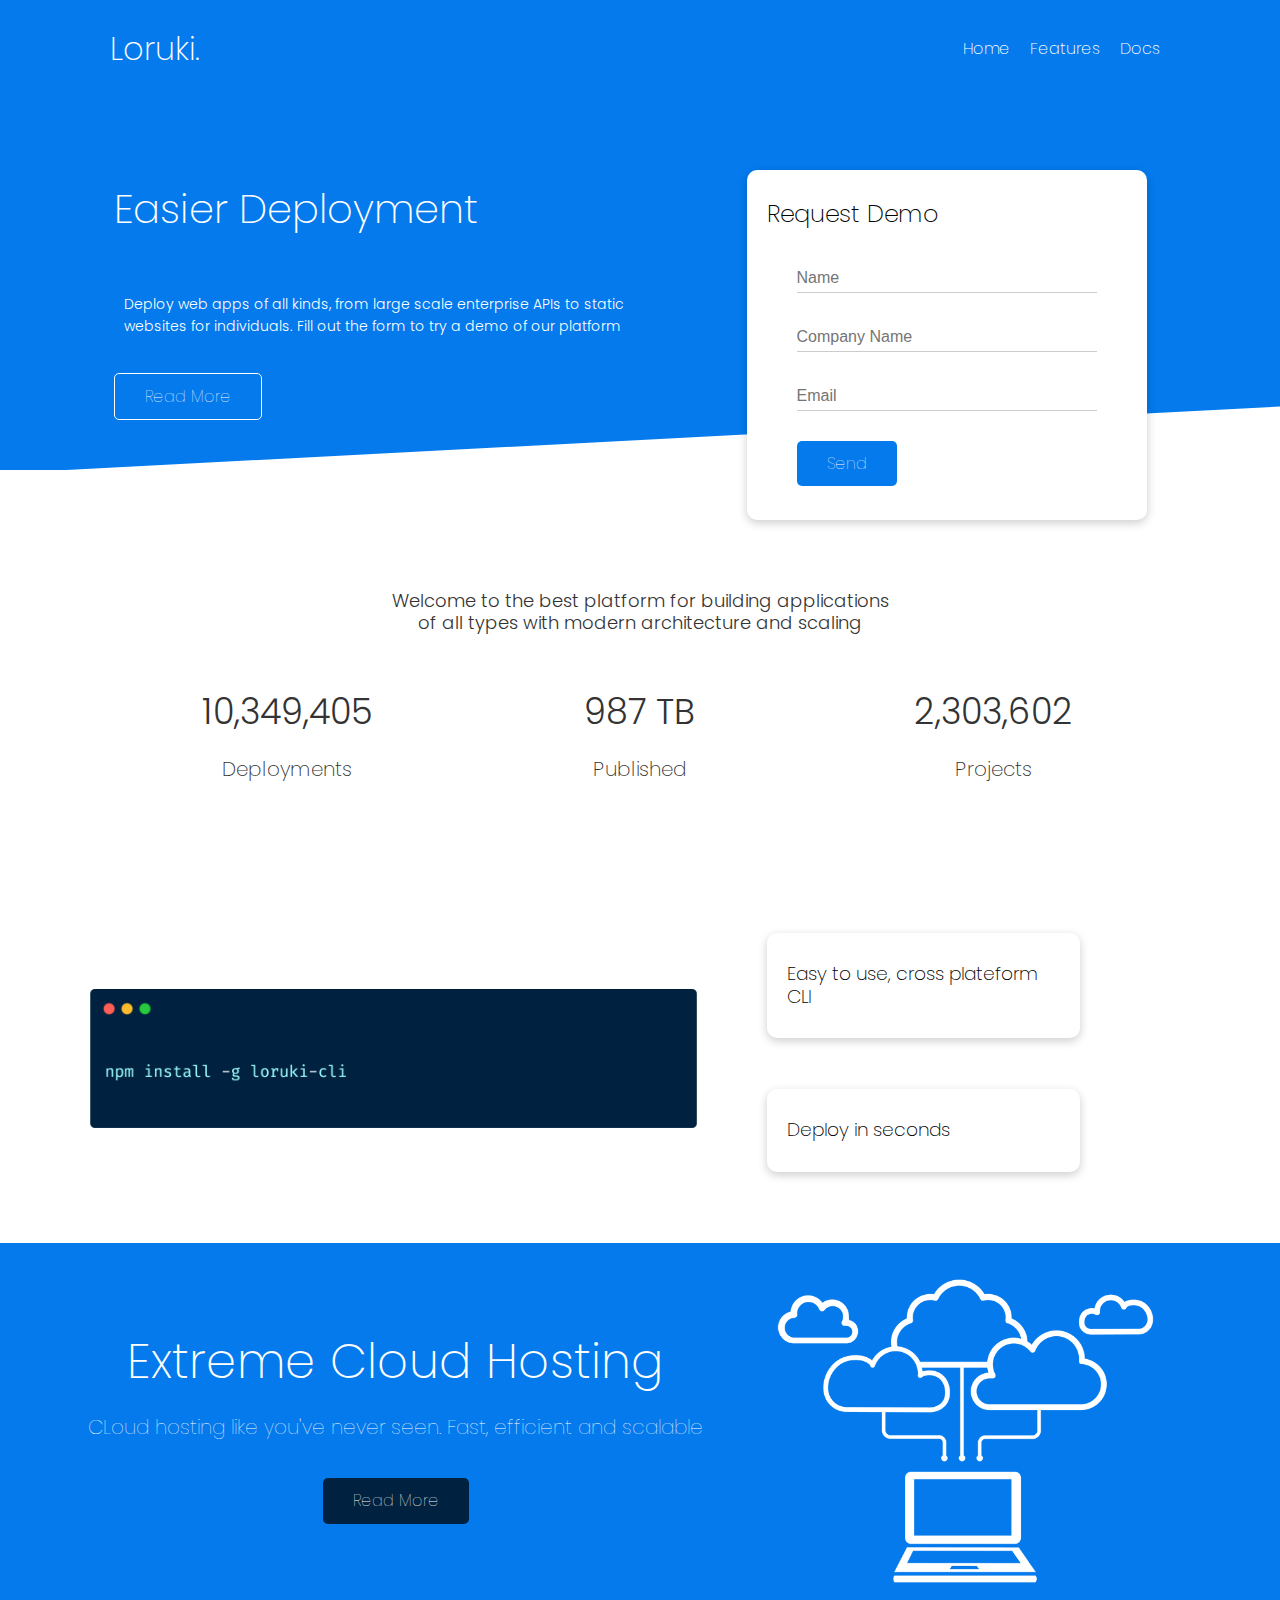
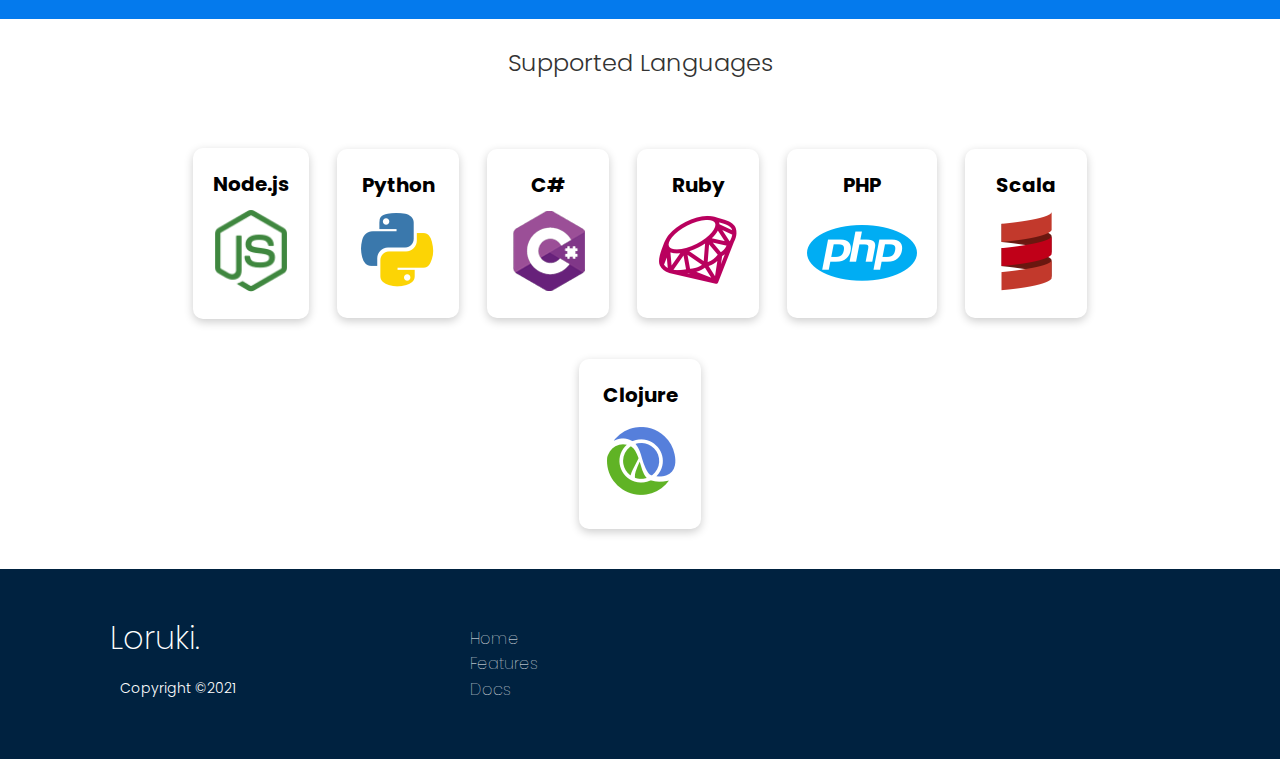
<file: index.html>
<!DOCTYPE html>
<html lang="en">
<head>
    <meta charset="UTF-8">
    <meta http-equiv="X-UA-Compatible" content="IE=edge">
    <meta name="viewport" content="width=device-width, initial-scale=1.0">
    <link rel="stylesheet" href="css/styles.css">
    <title>Loruki | Cloud hosting for everyone</title>
    <link rel="stylesheet" href="https://cdnjs.cloudflare.com/ajax/libs/font-awesome/6.0.0-beta2/css/all.min.css" integrity="sha512-YWzhKL2whUzgiheMoBFwW8CKV4qpHQAEuvilg9FAn5VJUDwKZZxkJNuGM4XkWuk94WCrrwslk8yWNGmY1EduTA==" crossorigin="anonymous" referrerpolicy="no-referrer" />
<body>
    <!-- Navbar -->
    <div class="navbar">
        <div class="container flex">
            <h1 class="logo">Loruki.</h1>
            <nav>
                <ul>
                    <li><a href="index.html">Home</a></li>
                    <li><a href="features.html">Features</a></li>
                    <li><a href="docs.html">Docs</a></li>
                </ul>
            </nav>
        </div>
    </div>

    <!-- Hero Area -->
    <div class="hero">
        <div class="container grid">
            <div class="hero-text">
                <h2>Easier Deployment</h2>
                <p>Deploy web apps of all kinds, 
                from large scale enterprise APIs to static websites
                 for individuals. Fill out the form to try a demo 
                 of our platform</p>
                 <a href="#" class="btn btn-outline">Read More</a>
            </div>
            <div class="hero-form card">
                <h2>Request Demo</h2>
                <form>
                    <div class="form-control">
                        <input type="text" name="name" placeholder="Name" required>
                    </div>
                    <div class="form-control">
                        <input type="text" name="Company-name" placeholder="Company Name" required>
                    </div>
                    <div class="form-control">
                        <input type="email" name="email" placeholder="Email" required>
                    </div>
                    <a href="#" class="btn">Send</a>
                </form>
            </div>
        </div>
    </div>
    <!-- Stats Section -->
    <section class="stats">
        <div class="container">
            <h3 class="stats-heading">Welcome to the best platform for building applications of 
                all types with modern architecture and scaling</h3>
            <div class="grid">
                <div>
                    <i class="fas fa-server fa-3x"></i>
                    <h3>10,349,405</h3>
                    <p>Deployments</p>
                </div>
                <div>
                    <i class="fas fa-upload fa-3x"></i>
                    <h3>987 TB</h3>
                    <p>Published</p>
                </div>
                <div>
                    <i class="fas fa-project-diagram fa-3x"></i>
                    <h3>2,303,602</h3>
                    <p>Projects</p>
                </div>
            </div>
        </div>
    </section>
    <!-- CLI Section -->
    <section class="cli">
        <div class="container grid">
            <img src="images/cli.png" alt="">
            <div class="card">
                <h3>Easy to use, cross plateform CLI</h3>
            </div>
            <div class="card">
                <h3>Deploy in seconds</h3>
            </div>
        </div>
    </section>

    <!-- Cloud -->
    <section class="cloud bg-primary">
        <div class="container grid">
            <div class="text-center">
                <h2>Extreme Cloud Hosting</h2>
                <p>CLoud hosting like you've never seen. Fast, efficient and scalable</p>
                <a href="features.html" class="btn btn-dark">Read More</a>
            </div>
            <img src="images/cloud.png" alt="">
        </div>
    </section>
    <!-- Languages -->
    <section class="languages">
        <h2 class="text-center">Supported Languages</h2>
        <div class="container flex">
            <div class="card">
                <h4>Node.js</h4>
                <img src="images/logos/node.png" alt="">
            </div>
            <div class="card">
                <h4>Python</h4>
                <img src="images/logos/python.png" alt="">
            </div>
            <div class="card">
                <h4>C#</h4>
                <img src="images/logos/csharp.png" alt="">
            </div>
            <div class="card">
                <h4>Ruby</h4>
                <img src="images/logos/ruby.png" alt="">
            </div>
            <div class="card">
                <h4>PHP</h4>
                <img src="images/logos/php.png" alt="">
            </div>
            <div class="card">
                <h4>Scala</h4>
                <img src="images/logos/scala.png" alt="">
            </div>
            <div class="card">
                <h4>Clojure</h4>
                <img src="images/logos/clojure.png" alt="">
            </div>
            
        </div>
    </section>
    <!-- Footer -->
    <footer class="footer bg-dark">
        <div class="container grid">
            <div>
                <h1>Loruki.</h1>
                <p>Copyright &copy;2021</p>
            </div>
            <nav>
                <ul>
                    <li><a href="index.html">Home</a></li>
                    <li><a href="features.html">Features</a></li>
                    <li><a href="docs.html">Docs</a></li>
                </ul>
            </nav>
            <div class="social">
                <a href="#"><i class="fab fa-github fa-2x"></i></a>
                <a href="#"><i class="fab fa-facebook fa-2x"></i></a>
                <a href="#"><i class="fab fa-instagram fa-2x"></i></a>
                <a href="#"><i class="fab fa-twitter fa-2x"></i></a>
                <a href="#"><i class="fab fa-github fa-2x"></i></a>
            </div>
        </div>
    </footer>
</body>
</html>
</file>
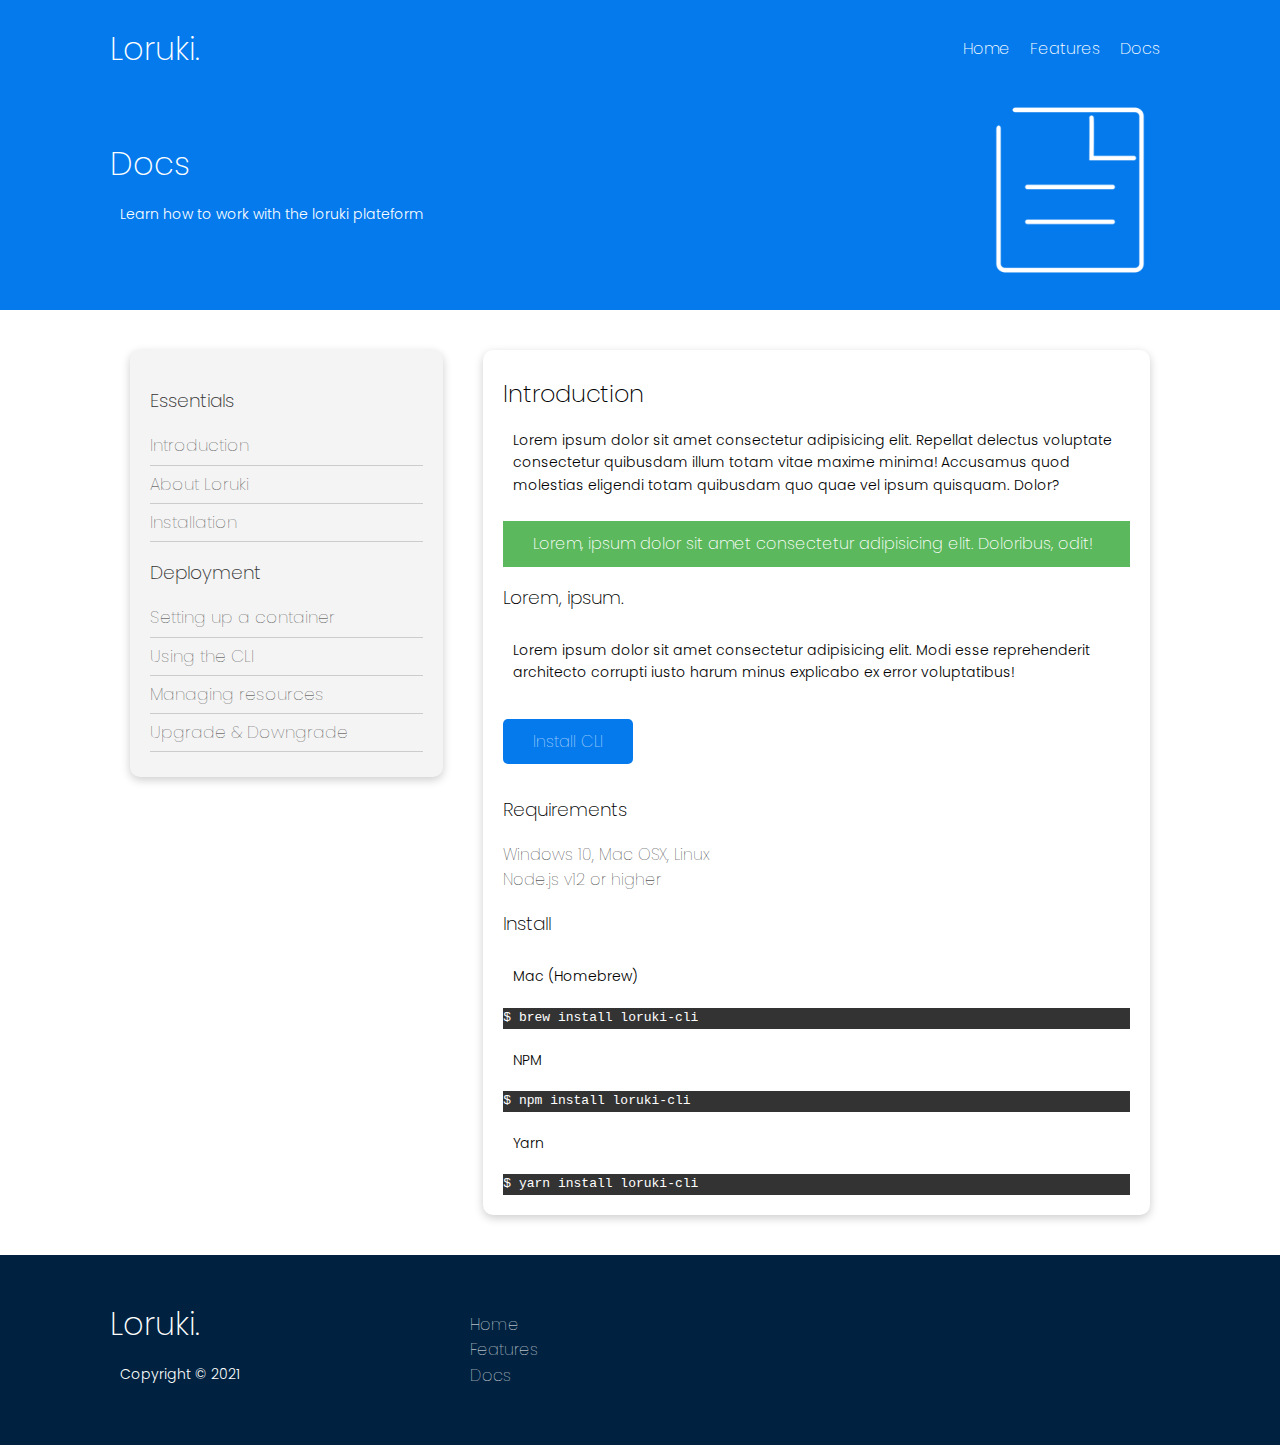
<file: docs.html>
<!DOCTYPE html>
<html lang="en">
<head>
    <meta charset="UTF-8">
    <meta http-equiv="X-UA-Compatible" content="IE=edge">
    <meta name="viewport" content="width=device-width, initial-scale=1.0">
    <link rel="stylesheet" href="css/styles.css">
    <title>Loruki | Cloud hosting for everyone</title>
    <link rel="stylesheet" href="https://cdnjs.cloudflare.com/ajax/libs/font-awesome/6.0.0-beta2/css/all.min.css" integrity="sha512-YWzhKL2whUzgiheMoBFwW8CKV4qpHQAEuvilg9FAn5VJUDwKZZxkJNuGM4XkWuk94WCrrwslk8yWNGmY1EduTA==" crossorigin="anonymous" referrerpolicy="no-referrer" />
<body>
    <!-- Navbar -->
    <div class="navbar">
        <div class="container flex">
            <h1 class="logo">Loruki.</h1>
            <nav>
                <ul>
                    <li><a href="index.html">Home</a></li>
                    <li><a href="features.html">Features</a></li>
                    <li><a href="docs.html">Docs</a></li>
                </ul>
            </nav>
        </div>
    </div>

    <!-- Head -->
    <section class="docs-head bg-primary">
        <div class="container grid">
            <div>
                <h1>Docs</h1>
                <p>Learn how to work with the loruki plateform</p>
            </div>
            <img src="images/docs.png" alt="">
        </div>
    </section>
    <!-- Docs main -->
    <section class="docs-main">
        <div class="container grid">
            <div class="card bg-light">
                <h3>Essentials</h3>
                <nav>
                    <ul>
                        <li><a href="#" class="text-primary">Introduction</a></li>
                        <li><a href="#">About Loruki</a></li>
                        <li><a href="#">Installation</a></li>
                    </ul>
                </nav>
                <h3>Deployment</h3>
                <nav>
                    <ul>
                        <li><a href="#">Setting up a container</a></li>
                        <li><a href="#">Using the CLI</a></li>
                        <li><a href="#">Managing resources</a></li>
                        <li><a href="#">Upgrade & Downgrade</a></li>
                    </ul>
                </nav>
            </div>
            <div class="card">
                <h2>Introduction</h2>
                <p>Lorem ipsum dolor sit amet consectetur adipisicing elit. Repellat delectus voluptate consectetur quibusdam illum totam vitae maxime minima! Accusamus quod molestias eligendi totam quibusdam quo quae vel ipsum quisquam. Dolor?
                </p>

                <div class="alert alert-success">
                    <i class="fas fa-info"></i><span>Lorem, ipsum dolor sit amet consectetur adipisicing elit. Doloribus, odit!</span>
                </div>

                <h3>Lorem, ipsum.</h3>
                <p>Lorem ipsum dolor sit amet consectetur adipisicing elit. Modi esse reprehenderit architecto corrupti iusto harum minus explicabo ex error voluptatibus!</p>
                <a href="#" class="btn btn-primary">Install CLI</a>

                <h3>Requirements</h3>
                <ul>
                    <li>Windows 10, Mac OSX, Linux</li>
                    <li>Node.js v12 or higher</li>
                </ul>
                <h3>Install</h3>
                <p>Mac (Homebrew)</p>
                <pre><code>$ brew install loruki-cli</code></pre>

                <p>NPM</p>
                <pre><code>$ npm install loruki-cli</code></pre>

                <p>Yarn</p>
                <pre><code>$ yarn install loruki-cli</code></pre>
            </div>
        </div>
    </section>
    <!-- Footer -->
    <footer class="footer bg-dark">
        <div class="container grid">
            <div>
                <h1>Loruki.</h1>
                <p>Copyright &copy; 2021</p>
            </div>
            <nav>
                <ul>
                    <li><a href="index.html">Home</a></li>
                    <li><a href="features.html">Features</a></li>
                    <li><a href="docs.html">Docs</a></li>
                </ul>
            </nav>
            <div class="social">
                <a href="#"><i class="fab fa-github fa-2x"></i></a>
                <a href="#"><i class="fab fa-facebook fa-2x"></i></a>
                <a href="#"><i class="fab fa-instagram fa-2x"></i></a>
                <a href="#"><i class="fab fa-twitter fa-2x"></i></a>
                <a href="#"><i class="fab fa-github fa-2x"></i></a>
            </div>
        </div>
    </footer>
</body>
</html>
</file>
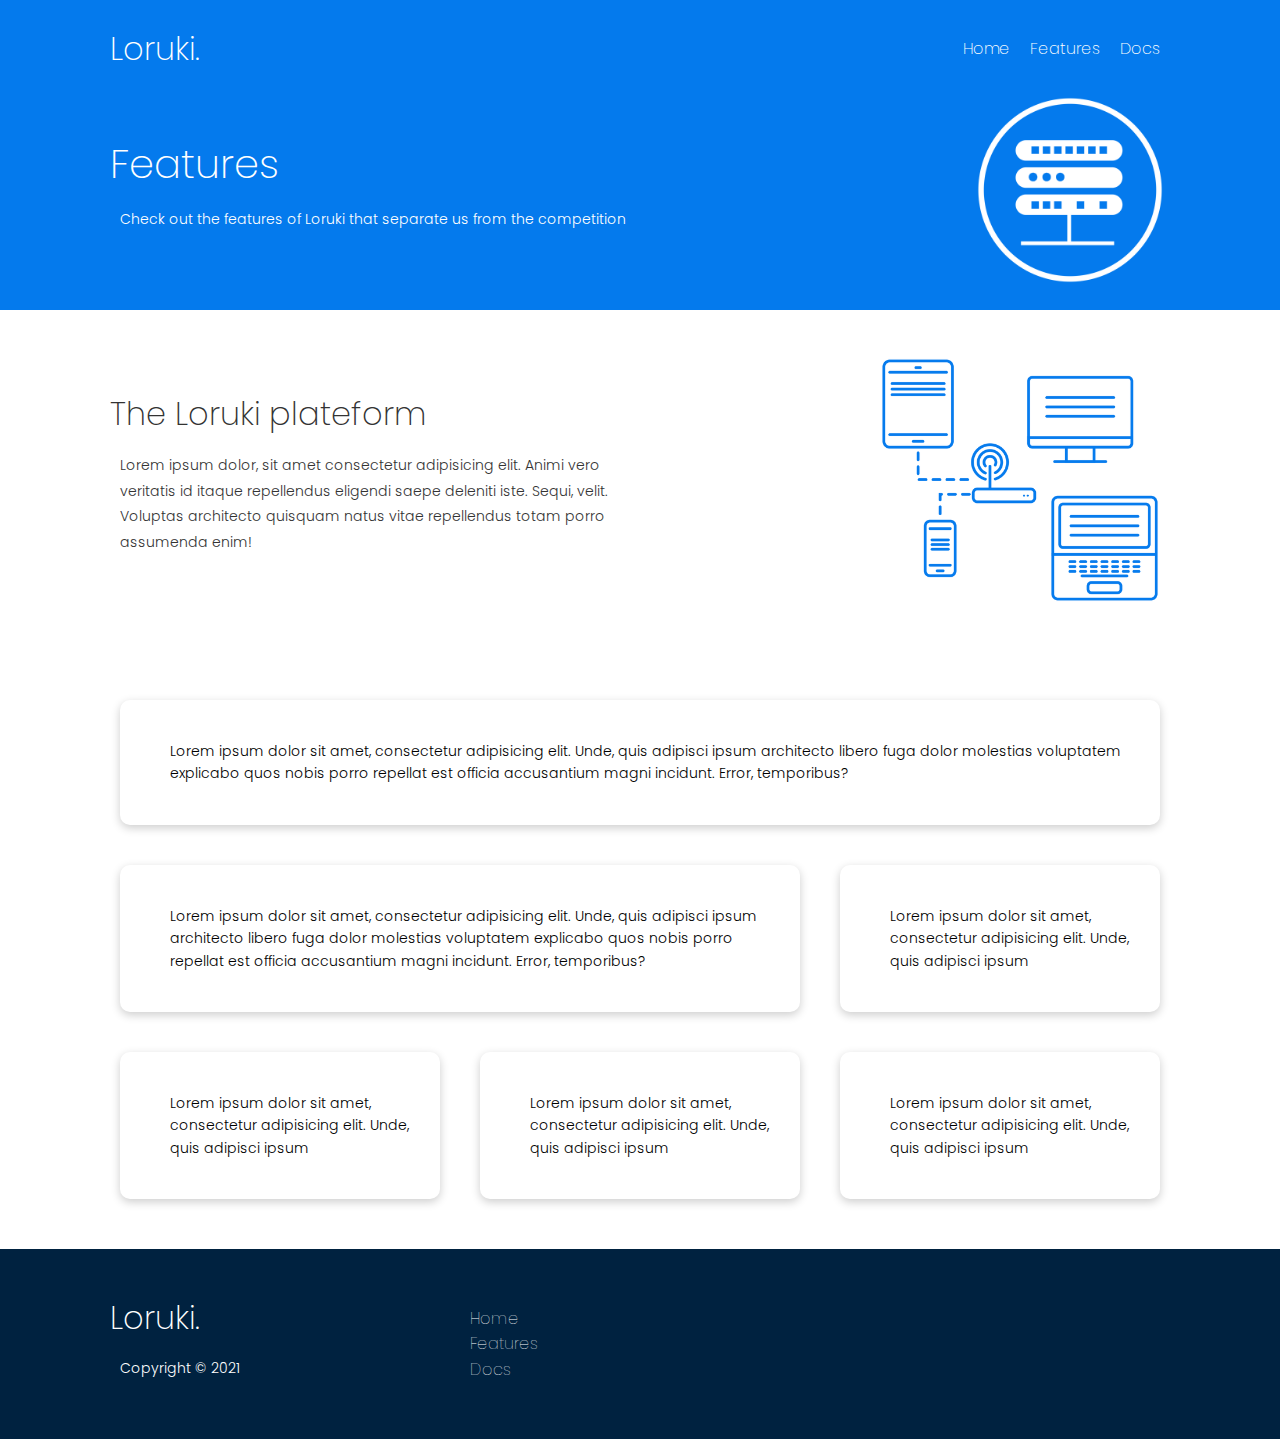
<file: features.html>
<!DOCTYPE html>
<html lang="en">
<head>
    <meta charset="UTF-8">
    <meta http-equiv="X-UA-Compatible" content="IE=edge">
    <meta name="viewport" content="width=device-width, initial-scale=1.0">
    <link rel="stylesheet" href="css/styles.css">
    <title>Loruki | Cloud hosting for everyone</title>
    <link rel="stylesheet" href="https://cdnjs.cloudflare.com/ajax/libs/font-awesome/6.0.0-beta2/css/all.min.css" integrity="sha512-YWzhKL2whUzgiheMoBFwW8CKV4qpHQAEuvilg9FAn5VJUDwKZZxkJNuGM4XkWuk94WCrrwslk8yWNGmY1EduTA==" crossorigin="anonymous" referrerpolicy="no-referrer" />
<body>
    <!-- Navbar -->
    <div class="navbar">
        <div class="container flex">
            <h1 class="logo">Loruki.</h1>
            <nav>
                <ul>
                    <li><a href="index.html">Home</a></li>
                    <li><a href="features.html">Features</a></li>
                    <li><a href="docs.html">Docs</a></li>
                </ul>
            </nav>
        </div>
    </div>

    <!-- Head -->
    <section class="features-head bg-primary">
        <div class="container grid">
            <div>
                <h1>Features</h1>
                <p>Check out the features of Loruki that separate us from the competition</p>
            </div>
            <img src="images/server.png" alt="">
        </div>
    </section>
    
    <!-- Sub Head -->
        <section class="features-sub-head">
            <div class="container grid">
                <div>
                    <h1>The Loruki plateform</h1>
                    <p>Lorem ipsum dolor, sit amet consectetur adipisicing elit. Animi vero veritatis id itaque repellendus eligendi saepe deleniti iste. Sequi, velit. Voluptas architecto quisquam natus vitae repellendus totam porro assumenda enim!</p>
                </div>
                <img src="images/server2.png" alt="">
            </div>
        </section>
        <!-- Features Main -->
        <section class="features-main">
            <div class="container grid">
                <div class="card flex">
                    <i class="fas fa-server fa-3x"></i>
                    <p>Lorem ipsum dolor sit amet, consectetur adipisicing elit. Unde, quis adipisci ipsum architecto libero fuga dolor molestias voluptatem explicabo quos nobis porro repellat est officia accusantium magni incidunt. Error, temporibus?
                    </p>
                </div>
                <div class="card flex">
                    <i class="fas fa-network-wired fa-3x"></i>
                    <p>Lorem ipsum dolor sit amet, consectetur adipisicing elit. Unde, quis adipisci ipsum architecto libero fuga dolor molestias voluptatem explicabo quos nobis porro repellat est officia accusantium magni incidunt. Error, temporibus?
                    </p>
                </div>
                <div class="card flex">
                    <i class="fas fa-laptop-code fa-3x"></i>
                    <p>Lorem ipsum dolor sit amet, consectetur adipisicing elit. Unde, quis adipisci ipsum
                    </p>
                </div>
                <div class="card flex">
                    <i class="fas fa-database fa-3x"></i>
                    <p>Lorem ipsum dolor sit amet, consectetur adipisicing elit. Unde, quis adipisci ipsum
                    </p>
                </div>
                <div class="card flex">
                    <i class="fas fa-power-off fa-3x"></i>
                    <p>Lorem ipsum dolor sit amet, consectetur adipisicing elit. Unde, quis adipisci ipsum
                    </p>
                </div>
                <div class="card flex">
                    <i class="fas fa-upload fa-3x"></i>
                    <p>Lorem ipsum dolor sit amet, consectetur adipisicing elit. Unde, quis adipisci ipsum
                    </p>
                </div>
            </div>
        </section>
    <!-- Footer -->
    <footer class="footer bg-dark">
        <div class="container grid">
            <div>
                <h1>Loruki.</h1>
                <p>Copyright &copy; 2021</p>
            </div>
            <nav>
                <ul>
                    <li><a href="index.html">Home</a></li>
                    <li><a href="features.html">Features</a></li>
                    <li><a href="docs.html">Docs</a></li>
                </ul>
            </nav>
            <div class="social">
                <a href="#"><i class="fab fa-github fa-2x"></i></a>
                <a href="#"><i class="fab fa-facebook fa-2x"></i></a>
                <a href="#"><i class="fab fa-instagram fa-2x"></i></a>
                <a href="#"><i class="fab fa-twitter fa-2x"></i></a>
                <a href="#"><i class="fab fa-github fa-2x"></i></a>
            </div>
        </div>
    </footer>
</body>
</html>
</file>
<file: css/styles.css>
@import url('https://fonts.googleapis.com/css2?family=Poppins:wght@100;200;400;500&display=swap');

:root{
    --primary-color: #047aed;
    --secondary-color: #1c3fa8;
    --dark-color: #002240;
    --light-color: #f4f4f4;
    --success-color: #5cb85c;
    --error-color: #d9534f;
}
*{
    box-sizing: border-box;
    margin: 0;
    padding: 0;
}
body{
    color: #333;
    font-family: 'Poppins', sans-serif;
    line-height: 1.6;
    font-weight: 100;
}
a{  
    display: inline-block;
    color: #fff;
    text-decoration: none;
}
ul{
    list-style-type: none;
}
img{
    width: 100%;
}

h1, h2, h3{
    line-height: 1.2;
    font-weight: 200;
    margin: 10px 0;
}

p{
    font-size: 14px;
    margin: 10px 0;
    font-weight: 300;
    padding: 10px;
}
pre, code{
    background: #333;
    color: #fff;
}

.navbar{
    background-color: #047aed;
    color: #fff;
    height: 70px;
    z-index: 100;
}
.navbar .flex{
    justify-content: space-between;
}
.navbar ul{
    display: flex;
}
.navbar ul li{
    padding: 10px;
    font-weight: 200;
}
.hero{
    background-color: #047aed;
    color: #fff;
    height: 400px;
    position: relative;
}
.hero-text{
    animation: slideInFromLeft 1.5s ease-in;
}
.hero .grid{
    overflow: visible;
    grid-template-columns: 55% auto;
    gap: 30px;
}
.hero-text h2{
    font-size: 40px;
    padding: 40px 0;
}

.hero-form{
    width: 400px;
    height: 350px;
    justify-self: flex-end;
    position: relative;
    top: 60px;
    z-index: 100;
    animation: slideInFromRight 1.5s ease-in;
}
.hero-form form{
    padding: 10px 30px;
}
.hero-form input[type="text"],
.hero-form input[type="email"]{
    border: none;
    border-bottom:  1px solid #ccc;
    outline: none;
    width: 100%;
    padding: 5px 0;
    margin: 15px 0;
    font-size: 1rem;
}
.hero::after{
    content: "";
    height: 100px;
    position: absolute;
    bottom: -70px;
    left: 0;
    right: 0;
    background-color: rgb(255, 255, 255);
    transform: skewY(-3deg);
}

.stats{
    text-align: center;
    margin-top: 100px;
    animation: slideInFromBottom 1.5s ease-in;
}

.stats .grid{
    grid-template-columns: repeat(3, 1fr);
    margin: 3rem 0;
}
.stats-heading{
    font-weight:300;
    font-size: 18px;
    max-width: 500px;
    margin: auto;
}

.stats .grid h3{
    font-size: 35px;
    font-weight: 300;
}

.stats .grid p{
    font-size: 20px;
    font-weight: 200;
}
.cli .grid{
    grid-template-columns: repeat(3, 1fr);
    grid-template-rows: repeat(2, 1fr);
    margin: 20px 0;
}
.cli .grid *:first-child{
    grid-column: 1 / 3;
    grid-row: 1 / 3;
}
.cloud .grid{
    padding: 20px 0;
    grid-template-columns: 4fr 3fr;
}
.cloud p{
    font-size: 20px;
    font-weight: 100;
}
.cloud h2{
    font-size: 3rem;
}
.languages h2{
    padding: 20px 0;
    font-weight: 300;
}
.languages .card{
    text-align: center;
    margin: 20px 14px 20px;
    transition: transform 0.2s ease-in;
}
.languages .flex{
    flex-wrap: wrap;
}
.languages .card h4{
    font-size: 20px;
    margin-bottom: 10px;
}
.languages .card:hover{
    transform: translateY(-15px);
}
.footer .grid{
    grid-template-columns: repeat(3, 1fr);
    grid-template-rows: 150px;
    gap: 20px;
}
.footer .social a{
    padding: 0 10px;
    color: #fff;
}

/* Features */
.features-head img{
    width: 200px;
    justify-self: flex-end;
}
.features-head h1{
    font-size: 40px;
}
.features-sub-head img{
    width: 300px;
    justify-self: flex-end;
}

.features-sub-head h1{ 
    font-size: 2rem;
}
.features-sub-head p{
    line-height: 1.6rem;
}
.features-main .card > i{
    margin-right: 20px;
}
.features-main .grid{
    grid-template-columns: repeat(3, 1fr);
    padding: 30px;
}
.features-main .card:first-child{
    grid-column: 1 / 4;
}
.features-main .card:nth-child(2){
    grid-column: 1 / 3;
}

.docs-head img{
    width: 200px;
    justify-self: flex-end;
}

.docs-main h3{
    margin: 20px 0;
}

.docs-main .grid{
    grid-template-columns: 1fr 2fr;
    align-items: flex-start;
}
.docs-main nav li{
    font-size: 17px;
    padding-bottom: 5px;
    margin-bottom: 5px;
    border-bottom: 1px #ccc solid;
}
.docs-main a:hover{
    font-weight: bold;
}
.docs-main .card span{
    font-weight: 200;
}

/* Animations */
@keyframes slideInFromLeft{
    0%{
        transform: translateX(-100%);
    }
    100%{
        transform: translateX(0);
    }
}
@keyframes slideInFromRight{
    0%{
        transform: translateX(100%);
    }
    100%{
        transform: translateX(0);
    }
}
@keyframes slideInFromTop{
    0%{
        transform: translateY(-100%);
    }
    100%{
        transform: translateY(0);
    }
}
@keyframes slideInFromBottom{
    0%{
        transform: translateY(100%);
    }
    100%{
        transform: translateY(0);
    }
}

/* Reusable (Utilities) */
.container{
    max-width: 1140px;
    margin: 0 auto;
    padding: 20px 40px;
    overflow: auto;

}

.flex{
    display: flex;
    align-items: center;
    justify-content: center;
}

.grid{
    display: grid;
    align-items: center;
    justify-content: center;
    grid-template-columns: repeat(2, 1fr);
}

.card{
    background-color: #fff;
    color: #000;
    border-radius: 10px;
    box-shadow: 0 3px 10px rgba(0, 0, 0, .2);
    padding: 20px;
    margin: 20px;
}

.btn{
    background-color: var(--primary-color);
    padding: 10px 30px;
    border-radius: 5px;
    margin: 15px 0;
}
.btn:hover{
    transform: scale(0.98);
}
.btn-outline{
    border: 1px solid #fff
}

.bg-primary,
.btn-primary{
    background-color: var(--primary-color);
    color: #fff;
}
.bg-dark,
.btn-dark{
    background-color: var(--dark-color);
    color: #fff;
}
.bg-light,
.btn-light {
  background-color: var(--light-color);
  color: #333;
}
.bg-light a,
.btn-light a{
  color: #333;
}
.text-center{
    text-align: center;
}
.alert{
    background-color: var(--light-color);
    padding: 10px 20px;
    font-weight: bold;
    margin: 15px 0;
}
.alert i{
    margin-right: 10px;
}
.alert-success{
    background-color: var(--success-color);
    color: #fff;
}
.alert-error{
    background-color: var(--error-color);
    color: #fff;
}
.text-primary{
    color: var(--primary-color);
}
@media (max-width: 768px) {
   .grid,
   .hero .grid,
   .stats .grid,
   .cloud .grid,
   .cli .grid,
   .footer .grid,
   .features-main .grid,
   .docs-main .grid{
        grid-template-columns: 1fr;
        grid-template-rows: 1fr;
   }
   .hero{
       height: auto;
       z-index: -1;
   }
   .hero-text{
       text-align: center;
       margin-top: 40px;
       animation: slideInFromTop 1s ease-in;
   }
   .hero-form{
       justify-self: center;
       margin: auto;
       animation: slideInFromBottom 1s ease-in;
   }
   .cli .grid > *:first-child{
    grid-column: 1;
    grid-row: 1;
    }
    .features-head,
    .features-sub-head,
    .docs-head{
        text-align: center;
    }
    .features-head img,
    .features-sub-head img,
    .docs-head img{
        justify-self: center;
    }
    .card{
        margin: 15px 0;
    }
    .features-main .grid >*:first-child,
    .features-main .grid >*:nth-child(2){
        grid-column: 1;
    }
}

@media (max-width: 500px) {
    .navbar{
        height: 110px;
    }
    .navbar .flex{
        flex-direction: column;
        justify-content: center;
    }
    .navbar ul{
        padding: 10px;
        background-color: rgba(0, 0, 0, .1);
    }
}
</file>
